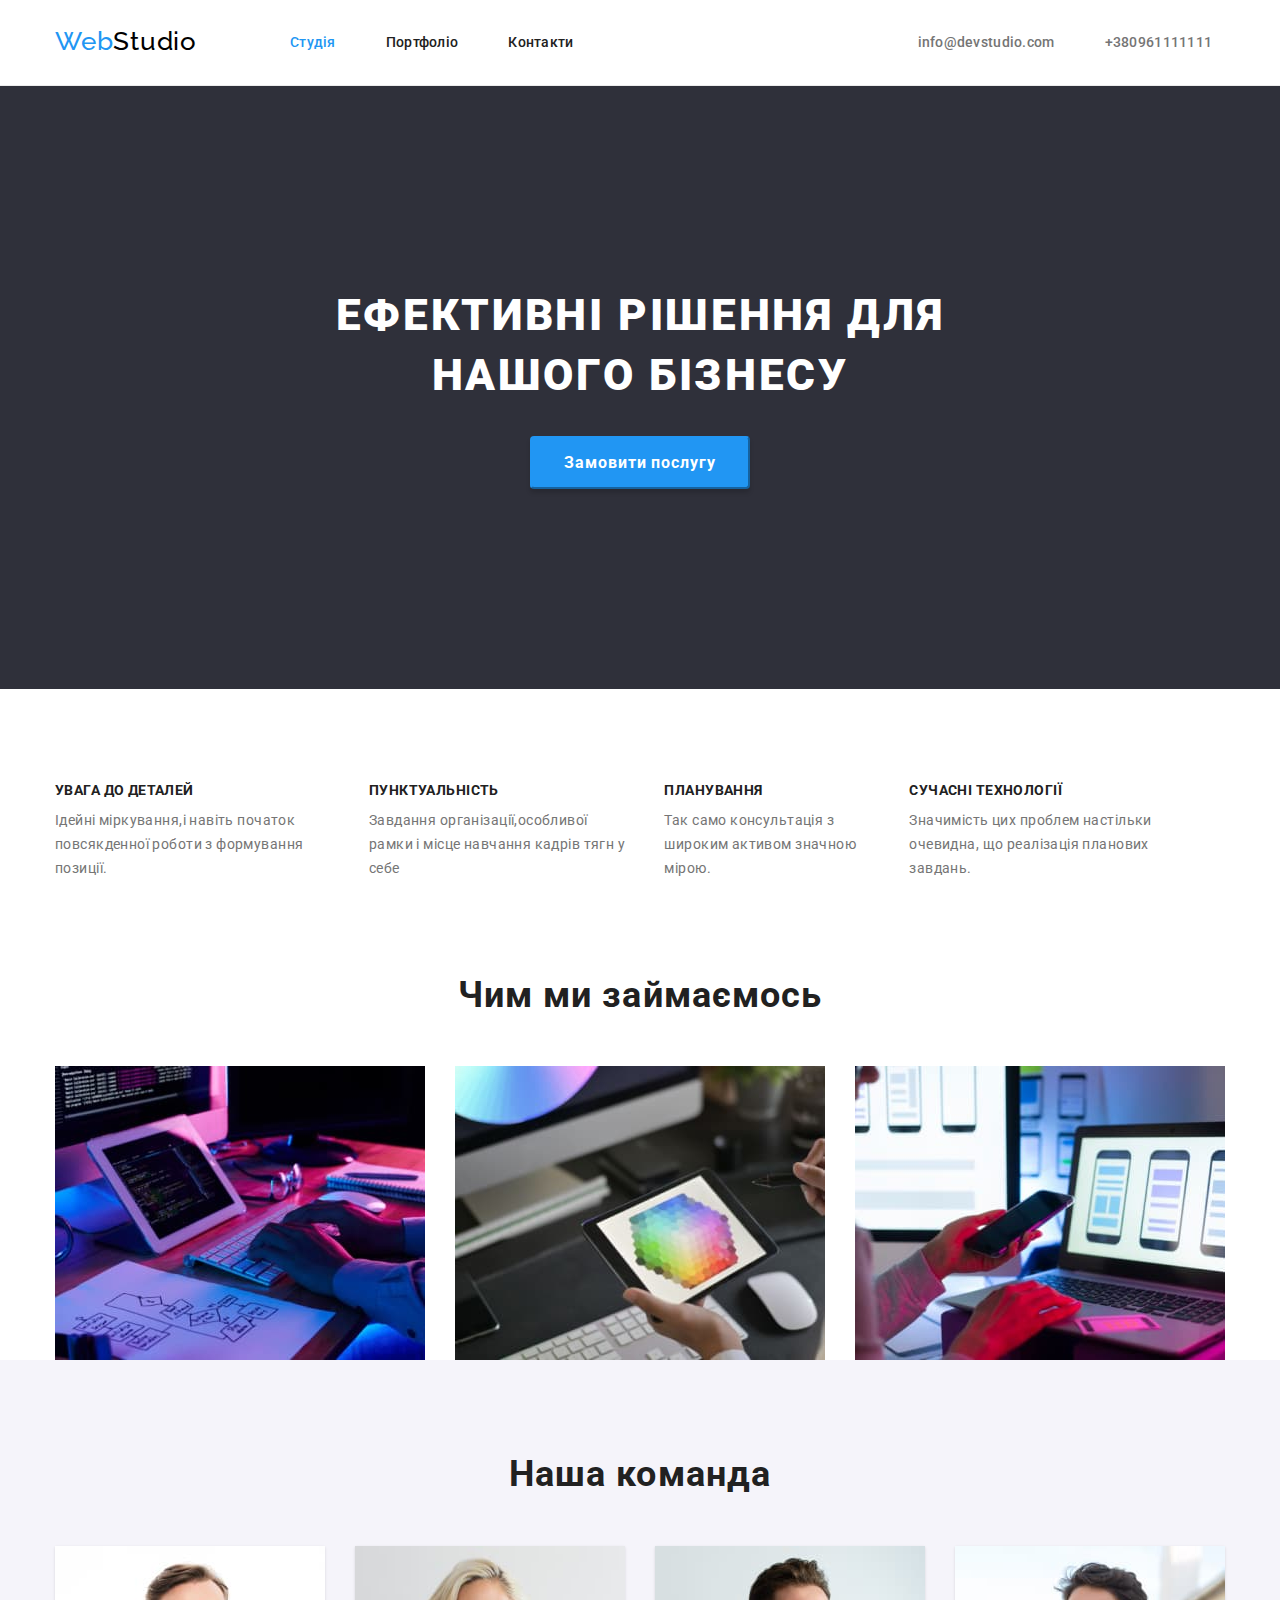
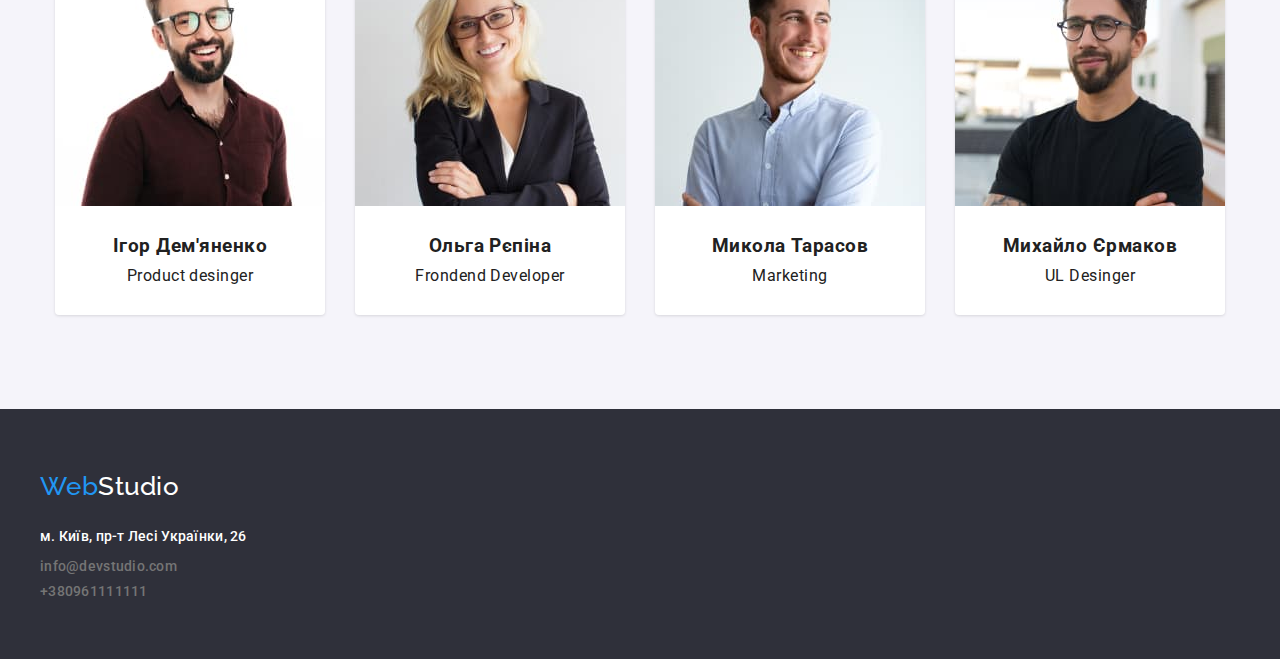
<file: index.html>
<!DOCTYPE html>
<html lang="uk">
  <head>
    <meta charset="UTF-8" />
    <meta http-equiv="X-UA-Compatible" content="IE=edge" />
    <meta name="viewport" content="width=device-width, initial-scale=1.0" />
    <title>Ідеї для бізнесу</title>
    <link rel="stylesheet" href="https://cdnjs.cloudflare.com/ajax/libs/modern-normalize/1.1.0/modern-normalize.min.css">
<link rel="stylesheet" href="./styles/styles.css" />
    <link rel="preconnect" href="https://fonts.googleapis.com" />
    <link rel="preconnect" href="https://fonts.gstatic.com" crossorigin />
    <link
      href="https://fonts.googleapis.com/css2?family=Raleway:wght@700&family=Roboto:wght@400;500;700;900&display=swap"
      rel="stylesheet"
    />
  </head>
  <body>
    <header class="header">
      <div class="conteiner box">
      <a href="./index.html" lang="en" class="logo link">
        <span class="logo-web">Web</span><span class="logo-studio">Studio</span>
      </a>
      <nav class="link link">
        <ul class="navigation list">
          <li><a class="link-curent link" href="#">Студія</a></li>
          <li><a class="link-pk link" href="portfolio.html">Портфоліо</a></li>
          <li><a class="link-k link" href="#">Контакти</a></li>
        </ul>
      </nav>
      <ul class="contacts-title list">
        <li>
          <a class="mail link" href="mail:info@devstudio.com"
            >info@devstudio.com</a
          >
        </li>
        <li>
          <a class="telephone link" href="+380961111111">+380961111111</a>
        </li>
      </ul>
      </div>
    </header>
    <main>
     
          <section class="section-hero-title">
            <div class="conteiner">
        <h1 class="hero-title">Ефективні рішення для нашого бізнесу</h1>
        <button class="button" type="button">Замовити послугу</button>
            </div>
      </section>

      <section class="section">
        <div class="conteiner benefit">
        <h2 class="visually-hidden " >Переваги</h2>
          <ul class="list list card-set ">
          
        <li class="benefit-li" >
          <h3 class="benefit-title">Увага до деталей</h3>
            <p class="benefit-title-text-r"> 
              Ідейні міркування,і навіть початок повсякденної роботи з
              формування позиції.
            </p>
          </li>
         
         
          <li class="benefit-li" >
             <h3 class="benefit-title">Пунктуальність</h3>
            <p class="benefit-title-text-r">
              Завдання організації,особливої рамки i місце навчання кадрів тягн
              у себе
            </p>
          </li>
          
         
          <li class="benefit-li" >
            <h3 class="benefit-title">Планування</h3>
            <p class="benefit-title-text-r">
              Так само консультація з широким активом значною мірою.
            </p>
          </li>
      
        <li class="benefit-li" >
          <h3 class="benefit-title">Сучасні технології</h3>
            <p class="benefit-title-text-r">
              Значимість цих проблем настільки очевидна, що реалізація планових
              завдань.
            </p>
          </li>
    
        </ul>
        </div>
      </section>
    
     
      <section class="benefit">
        <div class="conteiner">
       <h2 class="benefit-title-main">Чим ми займаємось</h2>
        <ul class="list list-card">
          <li>
            <img
              class="images"
              src="./images/keybord.jpg"
              alt="друкують на клавіатурі"
              width="370"
            />
          </li>
          <li>
            <img class="images" src="./images/notebook.jpg" alt="в руці планшет" width="370" />
          </li>
          <li>
            <img class="images"
              src="./images/smartphone.jpg"
              alt="в руці смартфон"
              width="370"
            />
          </li>
        </ul>
        </div>
      </section>
    
      <section class="benefit-title-list">
    <div class="conteiner">
      <h2 class="benefit-title-main">Наша команда</h2>
        <ul class="fhoto-our-team list">
          <li class="photo-card" >
            <img
              class="photo-person"
              src="./images/demyanenko.jpg"
              alt="ігор дем'яненко"
              width="270"
            />
             <div class="name"><h3 class="person-name-title">Ігор Дем'яненко</h3>
            <p class="benefit-title-text" lang="en">Product desinger</p>
          </li>
           
          <li class="photo-card"> 
            <img
              class="photo-person"
              src="./images/repina.jpg"
              alt="ольга рєпіна"
              width="270"
            />
             <div class="name"><h3 class="person-name-title">Ольга Рєпіна</h3>

            <p class="benefit-title-text" lang="en">Frondend Developer</p>
          </div></li>
         
          <li class="photo-card" >
            <img
              class="photo-person"
              src="./images/tarasov.jpg"
              alt="микола тарасов"
              width="270"
            />
             <div class="name"><h3 class="person-name-title">Микола Тарасов</h3>

            <p class="benefit-title-text" lang="en">Marketing</p>
          </div></li>
          
          <li class="photo-card" >
            <img
              class="photo-person"
              src="./images/ermakov.jpg"
              alt="михайло єрмаков"
              width="270"
            />
             <div class="name"><h3 class="person-name-title">Михайло Єрмаков</h3>
<p class="benefit-title-text" lang="en">UL Desinger</p>
          </div></li>
        </ul>
      </div>
      </section>
    </main>
    <footer class="address address-main">
      <div class="conteiner era">
      <div class="end">
        <a href="./index.html" lang="en" class="logo-foot link">
        <span class="logo-web">Web</span
        ><span class="logo-studio-white">Studio</span>
      </a>
      <address>
        <ul class="address list">
          <li>
            <a
              class="link-google-maps link"
              href="https://goo.gl/maps/CPtrU1FHBa2aNyZL9"
              target="_blank"
              rel="noopener noreferrer nofollow"
              >м. Київ, пр-т Лесі Українки, 26</a
            >
          </li>
          <li>
            <a class="link-mail link" href="mail:info@devstudio.com"
              >info@devstudio.com</a
            >
          </li>
          <li>
            <a class="link-telephone link" href="tel:+380961111111"
              >+380961111111</a
            >
          </li>
        </ul>
      </address>
      </div>  
    </div>
    </footer>
  </body>
</html>
</file>
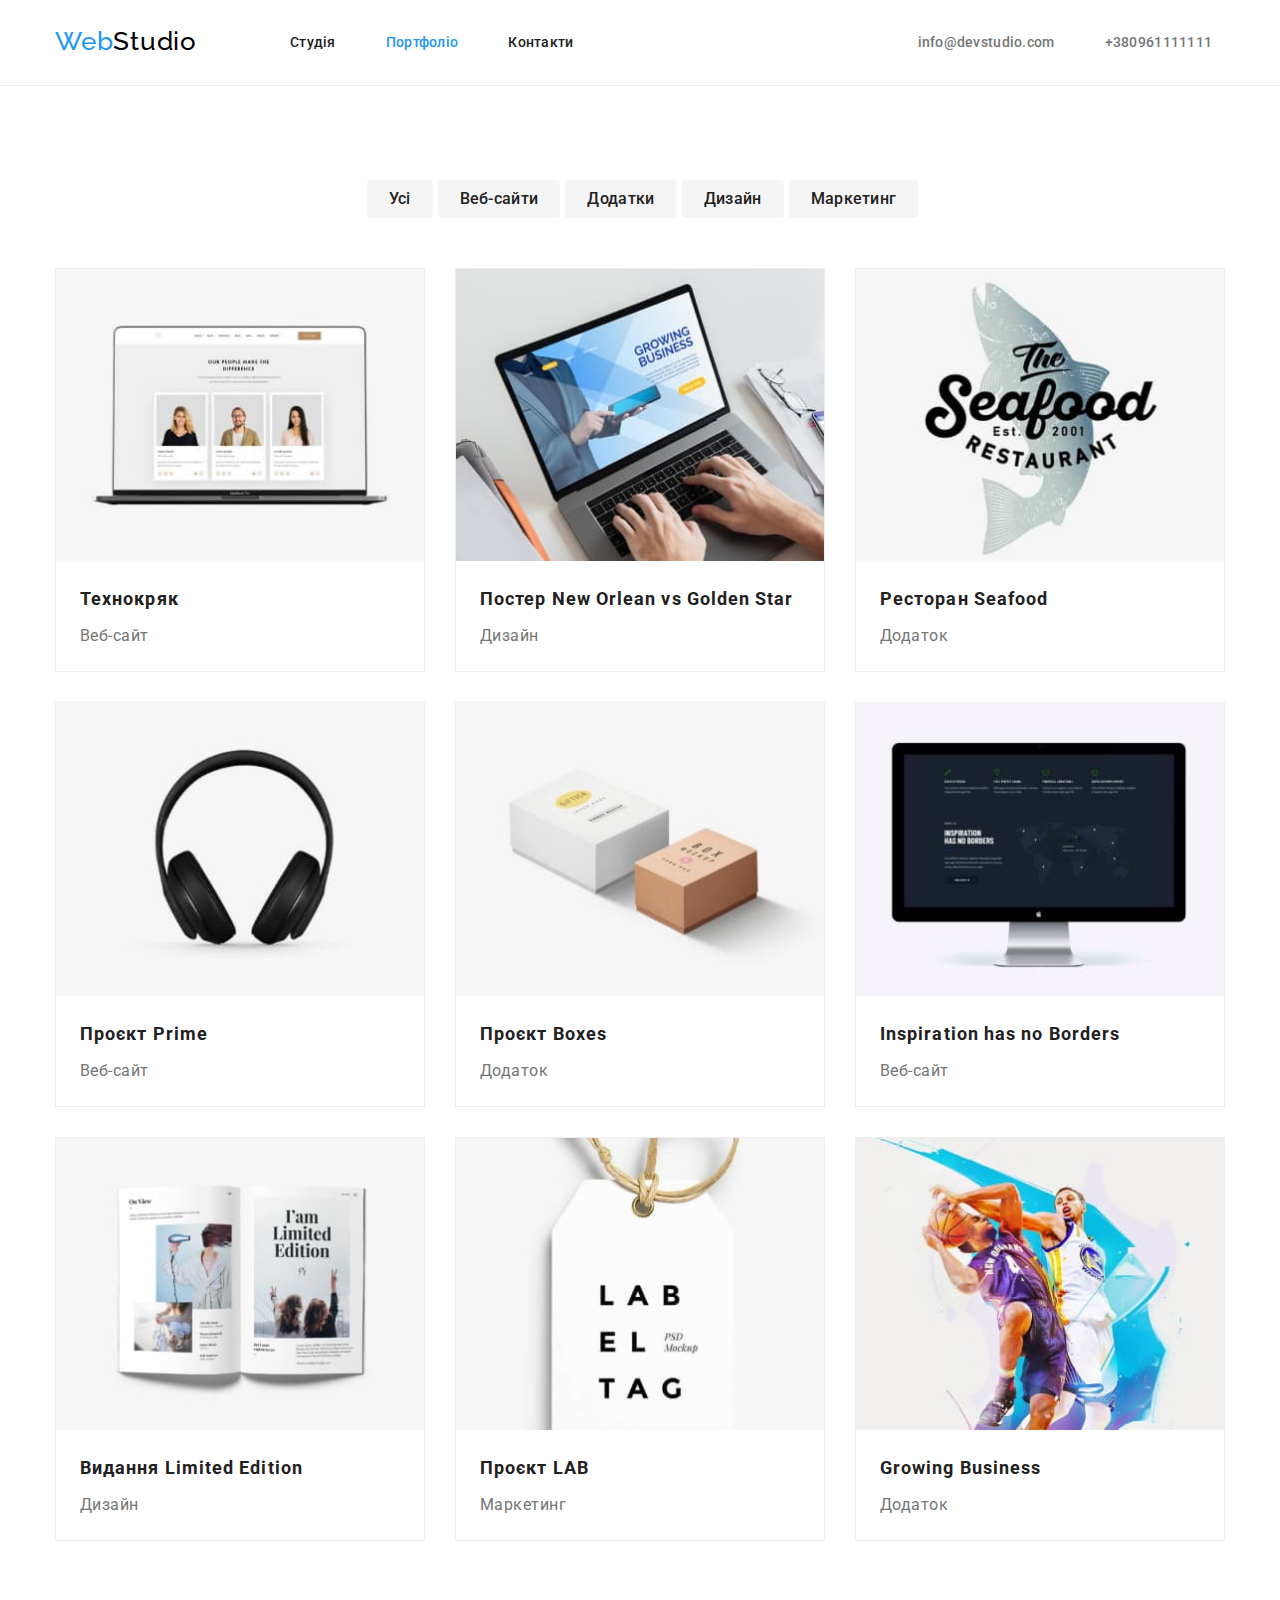
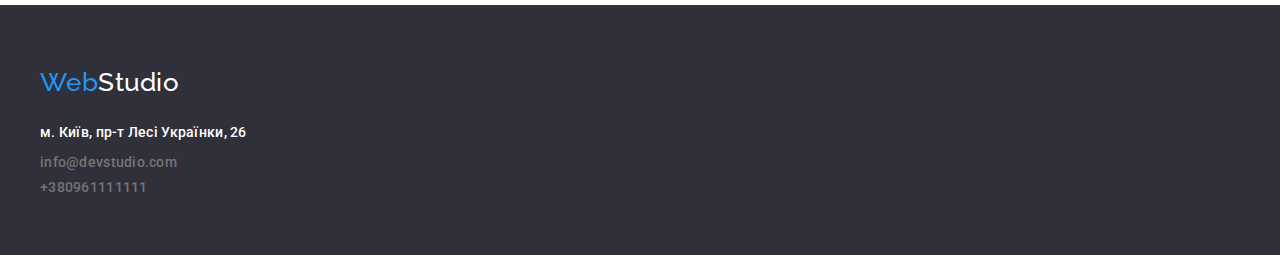
<file: portfolio.html>
<!DOCTYPE html>
<html lang="en">
  <head>
    <meta charset="UTF-8" />
    <meta http-equiv="X-UA-Compatible" content="IE=edge" />
    <meta name="viewport" content="width=device-width, initial-scale=1.0" />
    <title>portfolio</title>
    <link rel="stylesheet" href="https://cdnjs.cloudflare.com/ajax/libs/modern-normalize/1.1.0/modern-normalize.min.css">
    <link rel="stylesheet" href="./styles/styles.css" />
    <link href="https://fonts.googleapis.com/css2?family=Raleway:wght@700&family=Roboto:wght@400;500;700;900&display=swap"
      rel="stylesheet" />
  </head>
  <body>
    <header class="header" >
      <div class="conteiner box">
      <a href="./index.html" lang="en" class="logo link">
        <span class="logo-web">Web</span><span class="logo-studio">Studio</span>
      </a>
      <nav class="link link">
        <ul class="navigation list">
          <li><a class="link-curent-p link" href="index.html">Студія</a></li>
          <li><a class="link-portfolio link" href="portfolio.html">Портфоліо</a></li>
          <li><a class="link-k link" href="#">Контакти</a></li>
        </ul>
      </nav>
      <ul class="contacts-title list">
        <li>
          <a class="mail link" href="mail:info@devstudio.com"
            >info@devstudio.com</a
          >
        </li>
        <li>
          <a class="telephone link" href="+380961111111">+380961111111</a>
        </li>
      </ul>
      </div>
    </header>

    <main>
      <section>
      <div class="conteiner ">
    

        <ul class="nav-portfolio list">
          <li><button class="button-portfolio link" type="button">Усі</button></li>
          <li><button class="button-portfolio link" type="button">Веб-сайти</button></li>
          <li><button class="button-portfolio link" type="button">Додатки</button></li>
          <li><button class="button-portfolio link" type="button">Дизайн</button></li>
          <li><button class="button-portfolio link" type="button">Маркетинг</button></li>
        </ul>
  
<div class="flex-conteiner">
  <h1 class="visually-hidden">Портфоліо</h1>      
  <ul class="images-port list">
          <li class="list-title">
            <img
              class="images-title"
              src="./images/teh.jpg"
              alt="веб-сайт"
              width="370"
            />
            <div class="block" ><h2 class="title-main">Технокряк</h2>
            <p class="title-text-title">Веб-сайт</p></div>
          </li>

          <li class="list-title">
            <img
              class="images-title"
              src="./images/owingbusiness.jpg"
              alt="Постер"
              width="370"
            />
            <div class="block" ><h2 class="title-main">Постер New Orlean vs Golden Star</h2>
            <p class="title-text-title">Дизайн</p></div>
          </li>
          <li class="list-title">
            <img
              class="images-title"
              src="./images/seafood.jpg"
              alt="додаток"
              width="370"
            />
            <div class="block" ><h2 class="title-main">Ресторан Seafood</h2>
            <p class="title-text-title">Додаток</p></div>
          </li>
          <li class="list-title">
            <img
              class="images-title"
              src="./images/prime.jpg"
              alt="Маркетинг"
              width="370"
            />
            <div class="block" ><h2 class="title-main">Проєкт Prime</h2>
            <p class="title-text-title">Веб-сайт</p></div>
          </li>
          <li class="list-title">
            <img
              class="images-title"
              src="./images/boxes.jpg"
              alt="додаток"
              width="370"
            />
            <div class="block" ><h2 class="title-main">Проєкт Boxes</h2>
            <p class="title-text-title">Додаток</p></div>
          </li>
          <li class="list-title">
            <img
              class="images-title"
              src="./images/borders.jpg"
              alt="дизайн"
              width="370"
            />
           <div class="block"><h2 class="title-main">Inspiration has no Borders</h2>
            <p class="title-text-title">Веб-сайт</p></div>
          </li>

          <li class="list-title">
            <img
              class="images-title"
              src="./images/edition.jpg"
              alt="дизайн"
              width="370"
            />
            <div class="block"><h2 class="title-main">Видання Limited Edition</h2>
            <p class="title-text-title">Дизайн</p></div>
          </li>
          <li class="list-title">
            <img
              class="images-title"
              src="./images/lab.jpg"
              alt="заставка"
              width="370"
            />
            <div class="block"><h2 class="title-main">Проєкт LAB</h2>
            <p class="title-text-title">Маркетинг</p></div>
          </li>
          <li class="list-title">
            <img
              class="images-title"
              src="./images/oldenstar.jpg"
              alt="додаток"
              width="370"
            />
            <div class="block" ><h2 class="title-main">Growing Business</h2>
            <p class="title-text-title">Додаток</p></div>
          </li>
        </ul>
</div>
      </div>

      </section>
    </main>
    <footer class="address address-main">
      <div class="conteiner era">
      <div class="end">
        <a href="./index.html" lang="en" class="logo-foot link">
        <span class="logo-web">Web</span
        ><span class="logo-studio-white">Studio</span>
      </a>
      <address>
        <ul class="address list">
          <li>
            <a
              class="link-google-maps link"
              href="https://goo.gl/maps/CPtrU1FHBa2aNyZL9"
              target="_blank"
              rel="noopener noreferrer nofollow"
              >м. Київ, пр-т Лесі Українки, 26</a
            >
          </li>
          <li>
            <a class="link-mail link" href="mail:info@devstudio.com"
              >info@devstudio.com</a
            >
          </li>
          <li>
            <a class="link-telephone link" href="tel:+380961111111"
              >+380961111111</a
            >
          </li>
        </ul>
      </address>
      </div>  
    </div>
    </footer>
  </body>
</html>
</file>
<file: styles/styles.css>
:root {
  --main-title-text-color: rgba(33, 33, 33, 1);
  --other-title-color: rgba(117, 117, 117, 1);
  --primary-background-color: rgba(47, 48, 58, 1);
  --aksent-text-other-color: rgba(255, 255, 255, 1);
  --other-link-color: rgba(33, 150, 243, 1);
  --secondary-fone-color: rgba(245, 244, 250, 1);
  --color-grey: gba(255, 255, 255, 0.6);
  --color-border-images: rgba(238, 238, 238, 1);
}
*{
  padding: 0px;
  margin: 0px;
}
.visually-hidden {
  position: absolute;
    white-space: nowrap;
    width: 1px;
    height: 1px;
    overflow: hidden;
    border: 0;
    padding: 0;
    clip: rect(0 0 0 0);
    clip-path: inset(50%);
    margin: -1px;
} 

section{
  padding-top: 94px;
  padding-bottom: 94px;}

.conteiner box{
padding-top:0px;
padding-bottom: 0px;}
.conteiner{
width: 100%;
   margin-left:auto ;
   margin-right: auto;
   max-width: 1200px;
   padding:0 15px;
}
.list {
  list-style:none;
  padding: 0;
  margin: 0;
}
.link{
  text-decoration: none;
}
/* logo */


.logo{
padding: 32px;
padding-right: 0px;}
.logo-web {
 
  font-size: 26px;
  line-height: 1.38;
  font-family: "raleway", "sans-serif";
  letter-spacing: 0.03em;
  color: rgba(33, 150, 243, 1);
}
.logo-studio {
  margin-right: 0;
  padding-right: 0;
  color: rgba(0, 0, 0, 1);
  font-family: "raleway", "sans-serif";
  font-size: 26px;
  letter-spacing: 0.03em;
  line-height: 1.38;
}

.logo:hover {
  color: var(--other-link-color);
}

/*body*/

body {
  font-weight: 400;
  background-color: var(--aksent-text-other-color);
  font-family: "roboto", "sans-serif";
  color: var(--main-title-text-color);
}

/* navigation*/

.link {
  display: block;
  font-weight: 500;
  font-size: 14px;
  line-height: 16px;
  letter-spacing: 0.02em;
  padding: 0px;
  color: var(--main-title-text-color);

}  
.link:hover{color:var(--other-link-color)}

.link-curent{color:var(--other-link-color);
padding:32px 0;}

.link-pk{
  padding:32px 0;
  margin-right: 50px;}

.link-portfolio
{
  color:var(--other-link-color);
  padding:32px 0;
margin-right: 50px;}

.link-pk:hover {
  color: var(--other-link-color);}
 
.link:focus {
  color: var(--other-link-color);

}
.link-k{padding:32px 0;}
  
  .link-curent-p{
    padding:32px 0;
    margin-right: 50px;
  }



/*contacts*/

.mail {
  display: block;
 padding: 32px 0;
  color: var(--other-title-color);
  font-weight: 500;
  font-size: 14px;
  line-height: 1.142;
  letter-spacing: 0.02em;
}
.mail:hover {
  color: var(--other-link-color);
}
.telephone {
  padding: 32px 0;
  margin-right: 0px;
  color: var(--other-title-color);
  font-weight: 500;
  font-size: 14px;
  line-height: 1.42;
  letter-spacing: 0.02em;
}
.telephone:hover {
  color: var(--other-link-color);
}

/*hero title*/

.section-hero-title {
 text-align: center;
  padding: 200px 0;
  background-color: var(--primary-background-color);}


.hero-title {
 margin: auto;
  display: inline-block;
  text-transform: uppercase;
  font-size: 44px;
  font-weight: 900;
  line-height: 1.36;
  letter-spacing: 0.06em;
  max-width: 696px;
margin:0 auto 30px auto;
color: var(--aksent-text-other-color);}




/*button*/

.button {
padding-top:10 px;
padding-bottom: 10px;
padding-left: 32px;
padding-top: 10px;
padding-right: 32px;
  text-align: center;
border-radius:4px;
box-shadow: 0px 4px 4px rgba(0, 0, 0, 0.15);
border-color:var(--other-link-color);

  cursor: pointer;
  font-family: "roboto", sans-serif;
}
.button {
  font-family: inherit;
  font-weight: 700;
  font-size: 16px;
  line-height: 1.87;
  letter-spacing: 0.06em;
}
.button {display: flex;
  margin: 0 auto;
  align-items: center;
  background-color: var(--other-link-color);
  color: var(--aksent-text-other-color);
}
.button:hover {
  background-color: #188ce8;
}
.button:focus {
  color: #188ce8;
}
.button:active {
  color: (#188ce8);
}




/*benefit-title*/

.name{
  text-align: center;
  padding: 30px;
}
.benefit-conteiner{
  padding-top: 0px;
}
  
.benefit-title-text-r{
  color:rgba(117, 117, 117, 1);
  font-size: 14px;
  letter-spacing: 0.03em;
  line-height: 1.7;
  color: var(--other-title-color);
 }
 
 .benefit-li
{
  margin-right: 30px;
}


 
 .benefit{
  padding-bottom: 0px;
  padding-top: 0px;
}


.benefit-title-main {
  
  margin-bottom: 50px;
  text-align: center;
  font-weight: 700;
  font-size: 36px;
  letter-spacing:0.03em;}
  
.card-set {padding-top:0px;
}
.benefit{
  margin-bottom: 0px;
}


.benefit-title {
  display: block;
 margin-bottom: 10px;
  text-transform:uppercase;
  font-weight: 700;
  font-size: 14px;
  line-height: 1.14;
  letter-spacing: 0.03em;
}
.benefit-title-list{
background-color:var(--secondary-fone-color);
letter-spacing:0.03em;
}
.fhoto-our-team > li {
 
  background-color: var(--aksent-text-other-color);
}
  
/*footer*/

.logo-studio-white {
  color: var(--aksent-text-other-color);
  font-family: "raleway", "sant serif";
  font-size: 26px;
  line-height: 1.38;
}

.address {
  font-style: normal;

}

.link-google-maps {
  color: var(--aksent-text-other-color);
  font-size: 14px;

  line-height: 1.71;
}
.link-google-maps:hover {
  color: var(--other-link-color);
}

.link-mail {
  color: var(--other-title-color);
  color: var(other-title-color);
}
.link-mail:hover {
  color: var(--other-link-color);
}

.link-telephone {
  color: var(--other-title-color);

}
.link-telephone link:hover {
  color: var(--other-link-color);
}

/*portfolio*/

/*navigation*/

.link-title {
  color: var(--main-title-text-color);
  font-size: 14px;
  font-weight: 500;
  line-height: 1.142;
  font-family: "Roboto", sans-serif;
  letter-spacing: 0.03em;
}
/*button*/
.button-portfolio {
 cursor: pointer;
 box-shadow: none;
  background-color: #F5F4FA;
  font-size: 16px;
  font-weight: 500;
  line-height: 1.62;
  border-radius: 4px;
  background: #F5F5F5;
  margin-left:5px;
  padding-top:6px;
  padding-right: 22px;
  padding-left: 22px;
  padding-bottom: 6px;
  border: #FFFFFF;


}


.button-portfolio:hover {
  background-color: var(--other-link-color);
  color: var(--aksent-text-other-color);
}
.button-portfolio:focus {
  color: var(--other-link-color);
}
.button-portfolio:active {
  color: var(--secondary-fone-color);
}


.button-portfolio:focus {
  color: var(--other-link-color);
}

.list-title {
  border: 1px solid rgba(238, 238, 238, 1);
  width: 370px;
  height: 1.09;
}

.title-main {
 padding-bottom: 4px;
  color: var(--main-title-text-color0);
  font-size: 18px;
  font-weight: 700;
  line-height: 2;
  letter-spacing: 0.06em;
}

/*start*/

*{
  margin:0px;
padding:0px;}


/*header*/
.header{border-bottom:1px solid rgba(236, 236, 236, 1);}
.logo{
 
  padding: 24px 0 25px 0;
  margin-left:0;
  margin-right: 93px;
}
  
.box{display: flex;
  align-items: center;
padding-bottom: 0px;
padding-top: 0px;}

.navigation{
     display:flex;
     align-items: center;
      margin-right: 344px;}





.mail{
  margin-right: 50px;;}
.telephone{
  margin-right: 0px;}
.link-curent{display:flex;
  padding-left: 0px;
  margin-right: 50px;}

.contacts-title{display: flex;
align-items: center;}


.flex-conteiner-hero{
  justify-content: center;
  text-align: center;
}

/*Переваги*/

   
.images{
display: flex;
justify-content: space-around;

}

 .card-set{
 margin-left: auto;
  display: flex;
}
    


    .card{display: flex;
    justify-content: space-between;  }
    .benefit-conteiner{
      padding-left: auto;
    }
   .conteiner-text{
    display: flex;
   }
      
   .list-card{display: flex;
    justify-content: space-between; }




    
   

      .fhoto-our-team{
        display: flex;}

        .fhoto-our-team:last-child{margin-right: 0px;}

      .photo-card{
        background: #FFFFFF;
        justify-content: space-between;
        box-shadow: 0px 2px 1px 0px rgba(0, 0, 0, 0.2);
        box-shadow: 0px 1px 1px 0px rgba(0, 0, 0, 0.14);
        box-shadow: 0px 1px 3px 0px rgba(0, 0, 0, 0.12);
        border-radius: 0px 0px 4px 4px

      }
      .photo-card{
        margin-right: 30px;
      }
     .photo-card:last-child{margin-right: 0px;}

      .person-name-title{
       padding-bottom: 10px;
        align-items: center;
       text-align: center;
      }
     
    

    
    .portfolio{
      display:flex;
      align-items: center;
      height: 80px;}
      
      

      

    
    .navigation-port{display:flex;
    align-items: center;
    }


    .logo-port{margin-left:0px;
      margin-right: 93px;
      
    }
.contacts-title-port{display: flex;
  align-items: center;}
  .telephone-port{
    margin-left:0px;
  margin-right: 0px;}
  
  .mail-port{
    margin-left: 200px;}
.contacts-title-port{
 display: flex;
      align-items: center;}

    .nav-portfolio{
      border-color:var(--secondary-fone-color);
      padding-bottom: 50px;
   display: flex;
    align-items: center;
   justify-content: center;}
  
   .images-port{
      display:flex;
      flex-wrap:wrap;
    margin-right: -30px;
    margin-bottom: -30px;}
    .list-fhoto{padding-top: 0px;}
       
    .list-title:nth-child(3n)
{margin-right: 0px;}    
    .list-title{
         margin-right: 30px;
        margin-bottom: 30px;}
  
        .list-title:last-child{margin-right:0px}
        .list-title:nth-last-child(-n + 3)
        {margin-bottom: 0px;}

.end{padding-top: 60px;
padding-bottom: 60px;}

.logo-foot{
display: inline-block;
margin-bottom: 20px;
padding-top: 0px;


}

.era{padding: 0px;}
.address{
 display: block;
  background-color:var(--primary-background-color);
}
  
  
.block{
  padding:20px 24px 20px}


  img{
    display: block;
    max-width: 100%;
  height: auto;}
    
  .link-google-maps{
    margin-bottom: 9px;
  }
  .link-mail{
    margin-bottom: 9px;
  }
.title-text-title{
  color:var(--other-title-color);
  font-family: Roboto;
  font-size: 16px;
line-height: 30px;
  letter-spacing: 0.03em;
  
  

}
</file>
